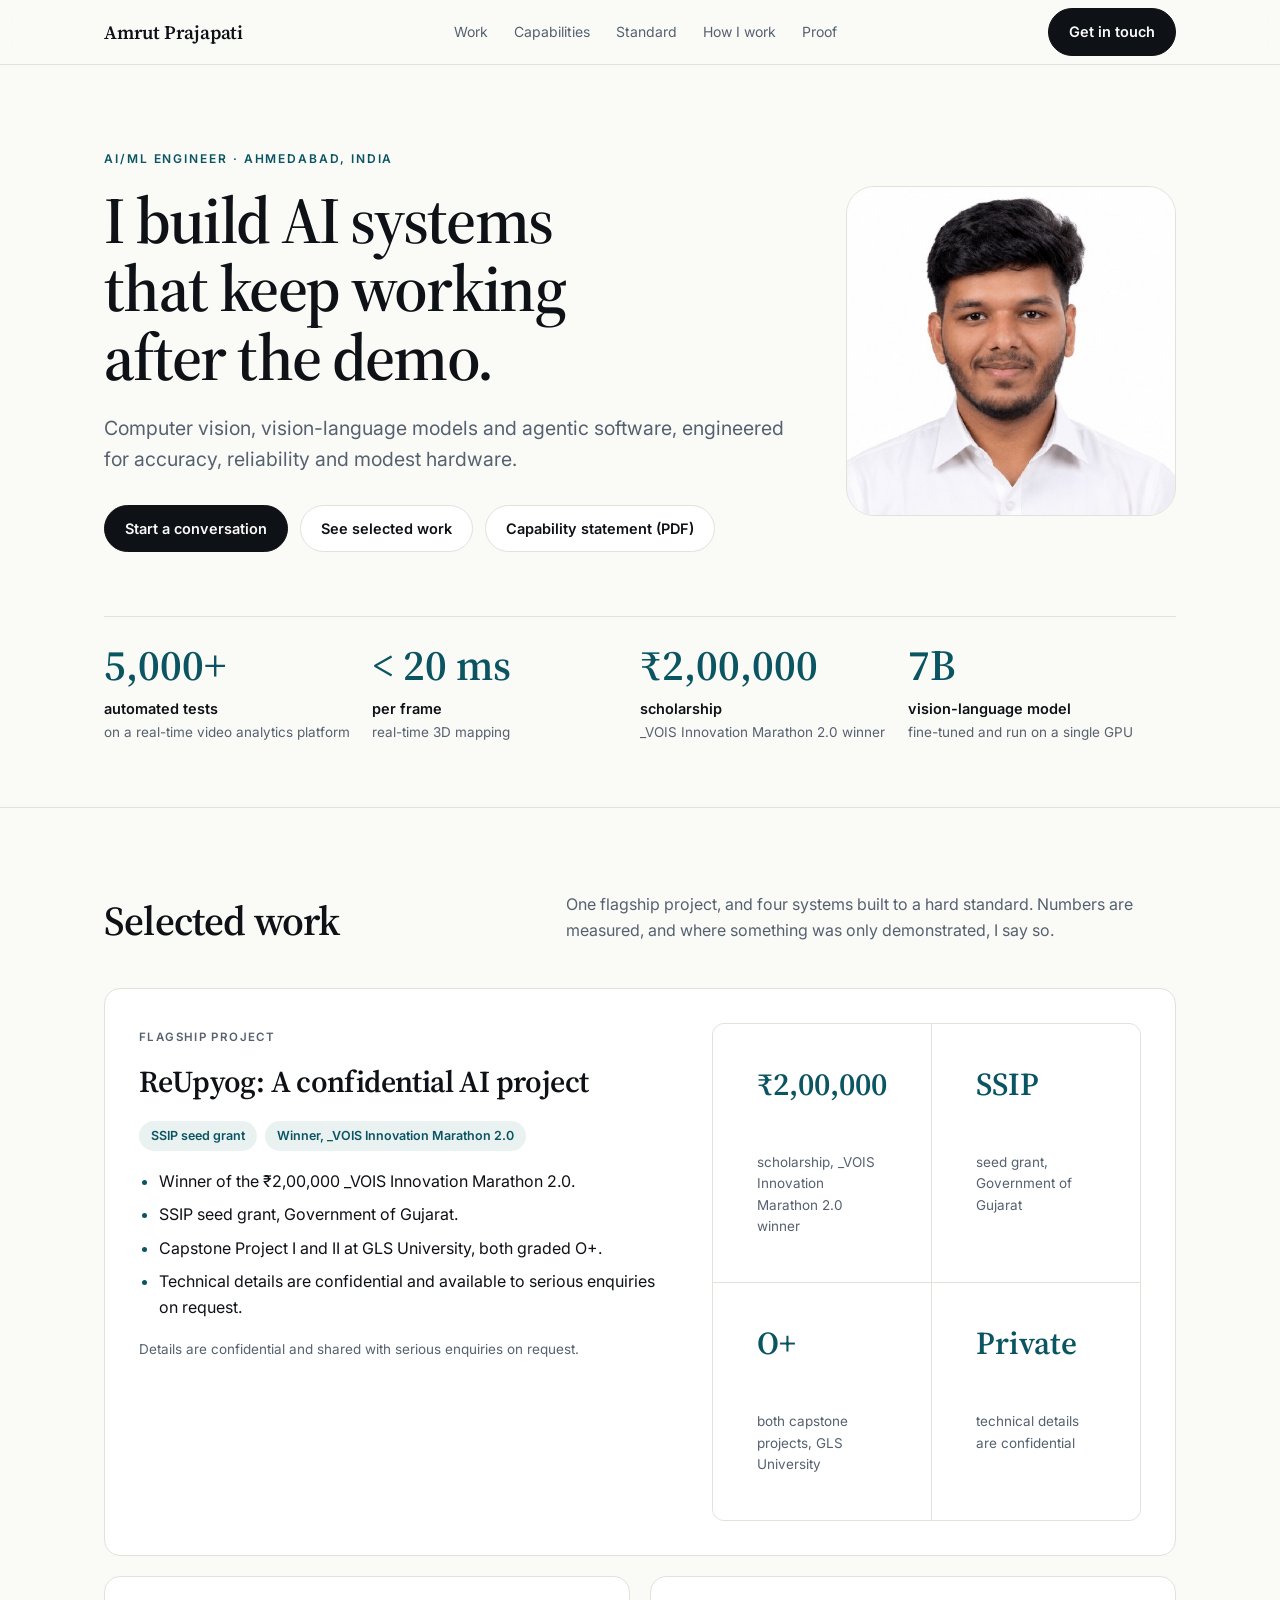
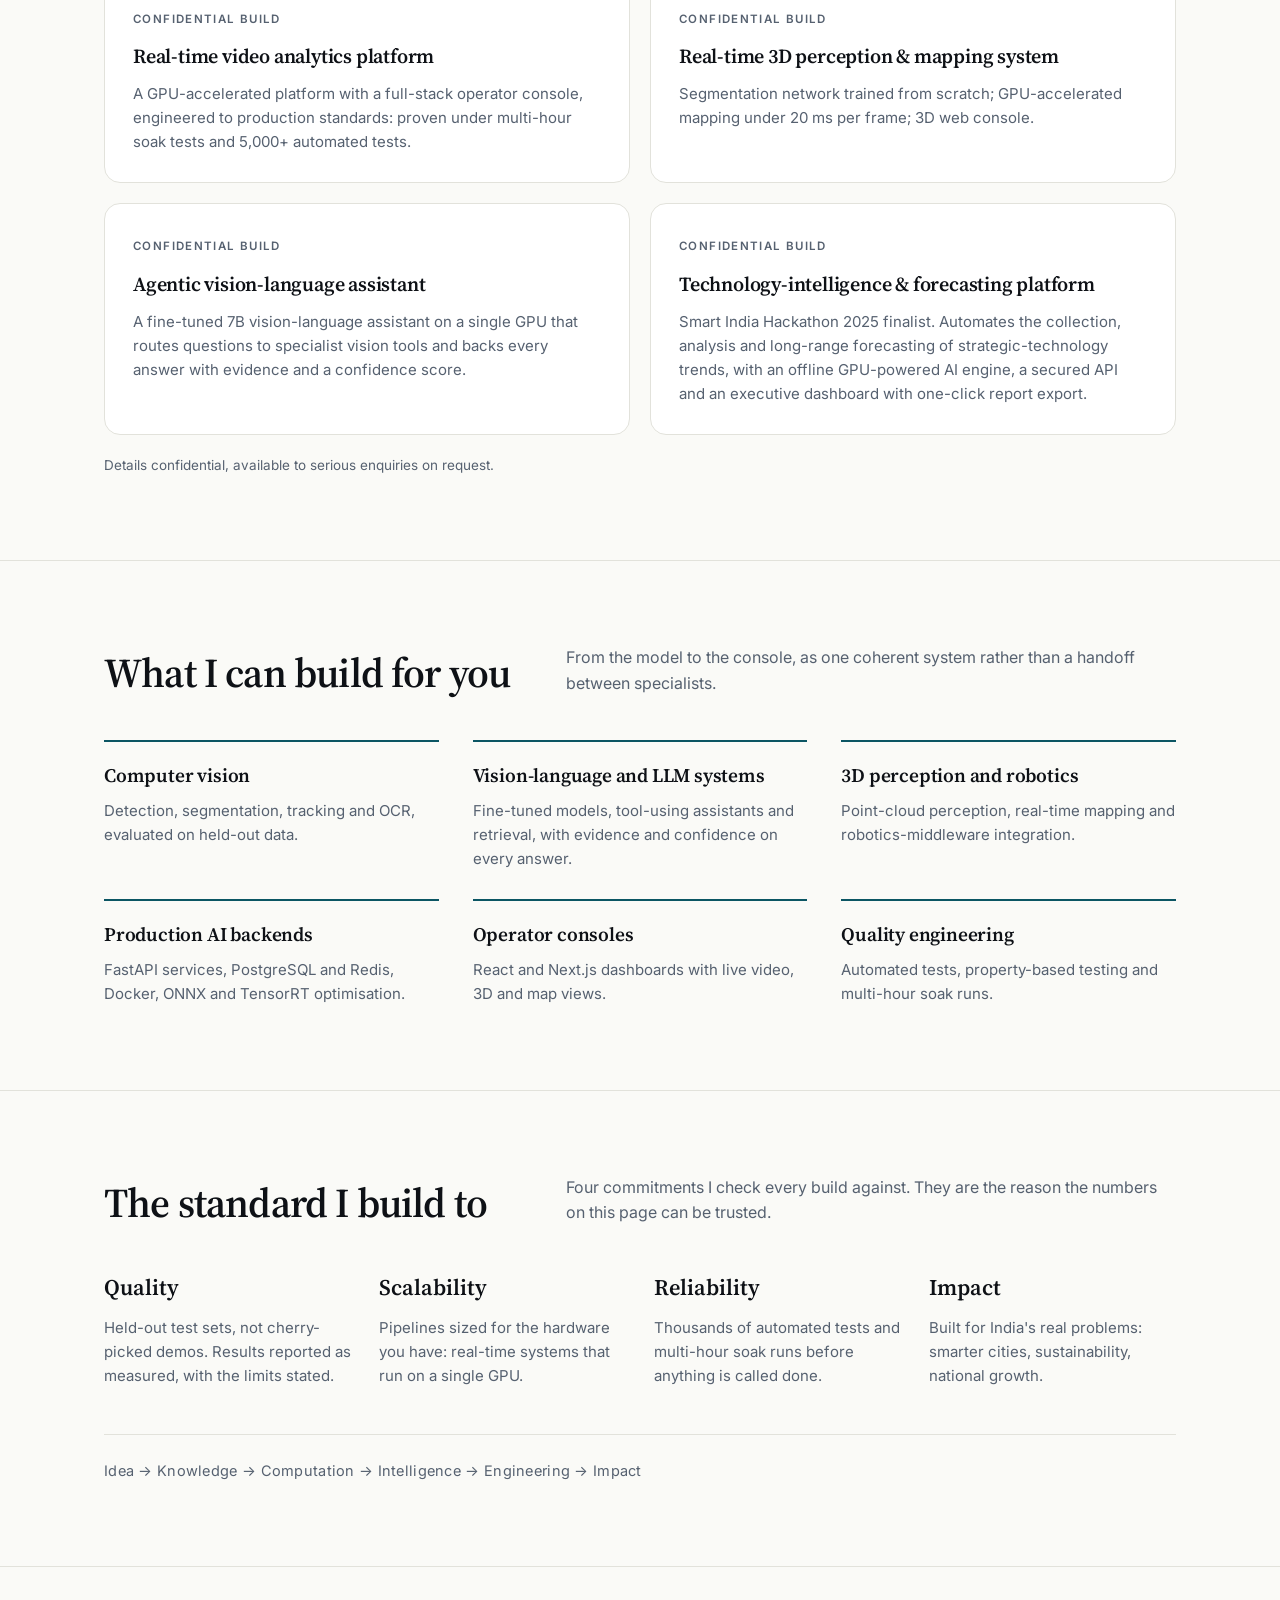
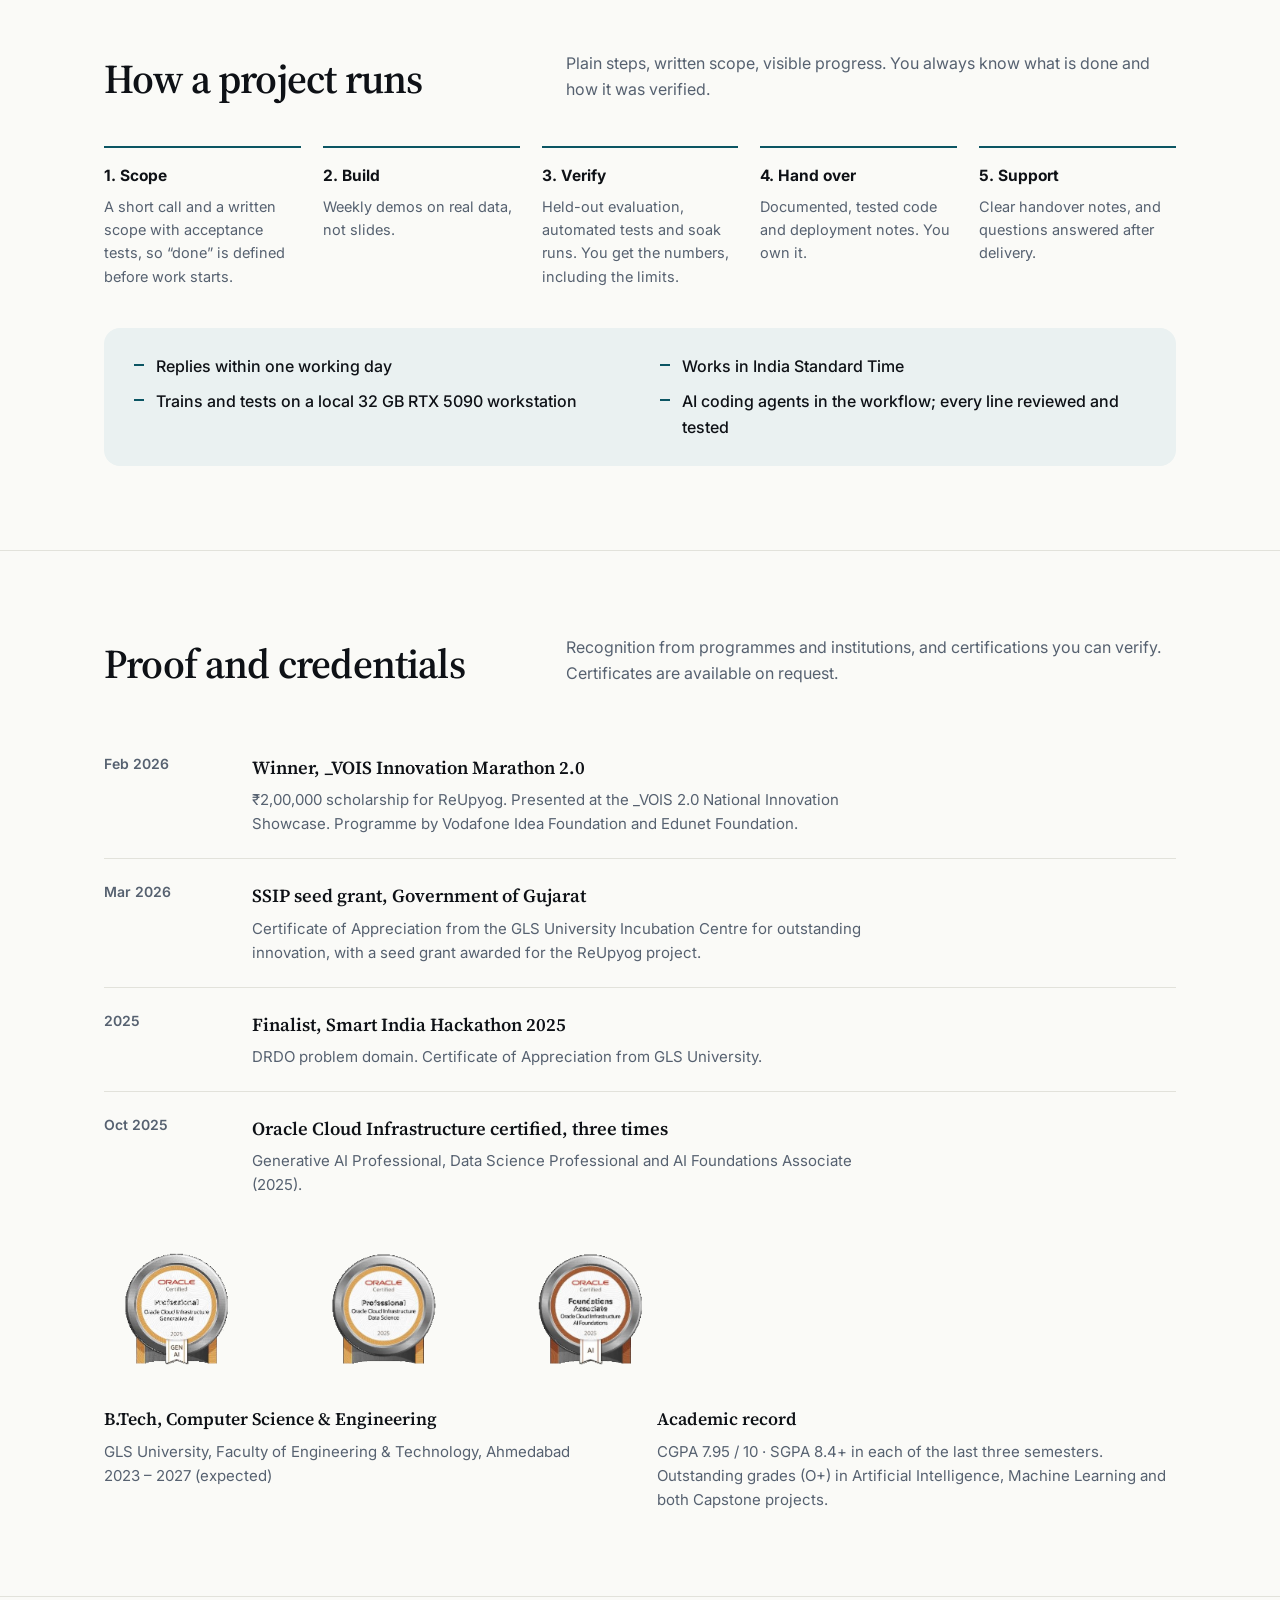
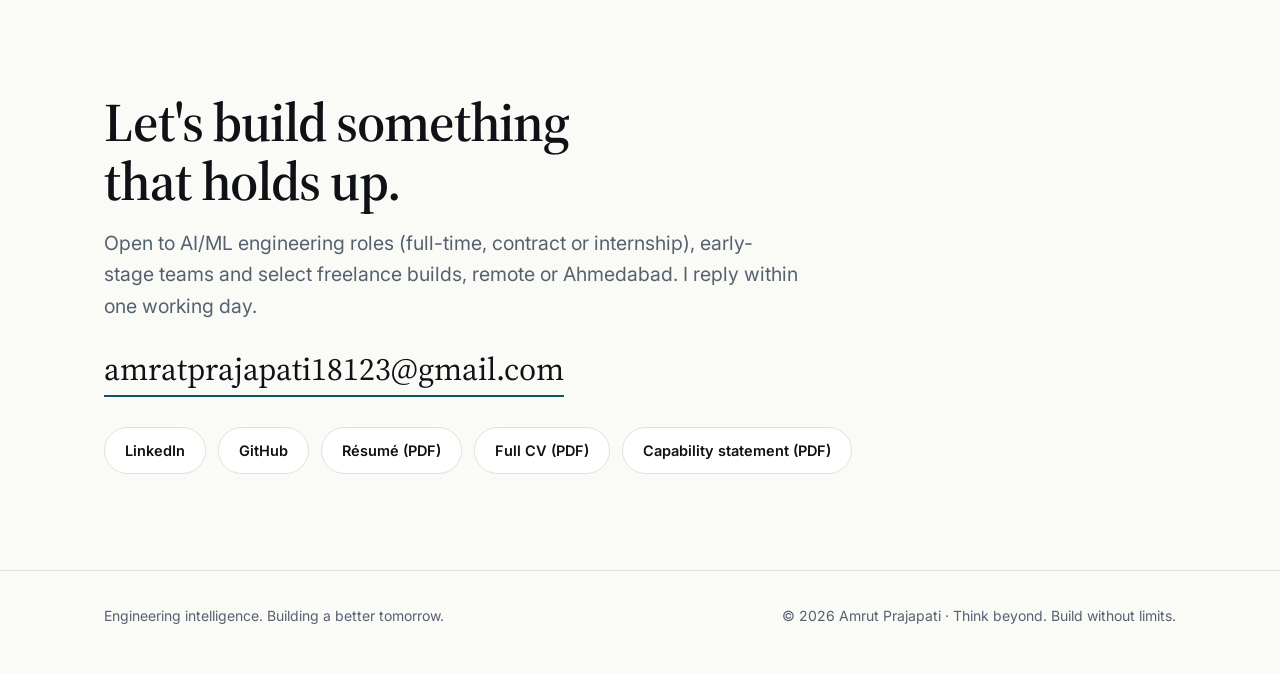
<file: index.html>
<!doctype html>
<html lang="en"><head>
<meta charset="utf-8"><meta name="viewport" content="width=device-width,initial-scale=1">
<title>Amrut Prajapati · AI/ML Engineer, Ahmedabad</title>
<meta name="description" content="Amrut Prajapati: AI/ML engineer in Ahmedabad, India. I build AI systems that keep working after the demo. Computer vision, vision-language and agentic AI, engineered for reliability.">
<meta name="author" content="Amrut Prajapati">
<link rel="canonical" href="https://amrut-prajapati.github.io/">
<meta property="og:type" content="website"><meta property="og:title" content="Amrut Prajapati · AI/ML Engineer">
<meta property="og:description" content="I build AI systems that keep working after the demo. Computer vision, vision-language and agentic AI, engineered for reliability.">
<meta property="og:url" content="https://amrut-prajapati.github.io/"><meta property="og:image" content="https://amrut-prajapati.github.io/assets/og-image.png">
<meta name="twitter:card" content="summary_large_image">
<link rel="icon" href="favicon.svg" type="image/svg+xml">
<link rel="preconnect" href="https://fonts.googleapis.com"><link rel="preconnect" href="https://fonts.gstatic.com" crossorigin>
<link href="https://fonts.googleapis.com/css2?family=Inter:wght@400;500;600&family=Source+Serif+4:opsz,wght@8..60,500;8..60,600&display=swap" rel="stylesheet">
<link rel="stylesheet" href="style.css">
<script type="application/ld+json">{"@context": "https://schema.org", "@type": "Person", "name": "Amrut Prajapati", "jobTitle": "AI/ML Engineer", "url": "https://amrut-prajapati.github.io", "sameAs": ["https://github.com/Amrut-Prajapati", "https://linkedin.com/in/amrut-prajapati"], "alumniOf": {"@type": "CollegeOrUniversity", "name": "GLS University"}, "address": {"@type": "PostalAddress", "addressLocality": "Ahmedabad", "addressCountry": "IN"}, "knowsAbout": ["Computer vision", "Machine learning", "Vision-language models", "LLM applications", "FastAPI", "PyTorch"]}</script>
</head><body>
<a class="skip" href="#main">Skip to content</a>
<nav class="top" aria-label="Primary"><div class="wrap"><a class="brand" href="#top">Amrut Prajapati</a>
<ul><li><a href="#work">Work</a></li><li><a href="#capabilities">Capabilities</a></li><li><a href="#standard">Standard</a></li><li><a href="#process">How I work</a></li><li><a href="#proof">Proof</a></li></ul>
<a class="btn p" href="#contact">Get in touch</a></div></nav>
<main id="main">
<header class="hero" id="top"><div class="wrap">
 <div class="grid"><div>
  <div class="eyebrow">AI/ML Engineer · Ahmedabad, India</div>
  <h1>I build AI systems that keep working after the demo.</h1>
  <p class="lead">Computer vision, vision-language models and agentic software, engineered for accuracy, reliability and modest hardware.</p>
  <div class="cta"><a class="btn p" href="mailto:amratprajapati18123@gmail.com?subject=Project%20enquiry">Start a conversation</a><a class="btn g" href="#work">See selected work</a><a class="btn g" href="capability-statement.pdf">Capability statement (PDF)</a></div>
 </div>
 <div class="portrait"><img src="assets/amrut.jpg" alt="Portrait of Amrut Prajapati" width="460" height="460"></div></div>
 <div class="stats" aria-label="Proof points"><div class="stat"><div class="n">5,000+</div><div class="l">automated tests</div><div class="s">on a real-time video analytics platform</div></div><div class="stat"><div class="n">&lt; 20 ms</div><div class="l">per frame</div><div class="s">real-time 3D mapping</div></div><div class="stat"><div class="n">₹2,00,000</div><div class="l">scholarship</div><div class="s">_VOIS Innovation Marathon 2.0 winner</div></div><div class="stat"><div class="n">7B</div><div class="l">vision-language model</div><div class="s">fine-tuned and run on a single GPU</div></div></div>
</div></header>

<section id="work"><div class="wrap">
 <div class="head"><h2>Selected work</h2><p>One flagship project, and four systems built to a hard standard. Numbers are measured, and where something was only demonstrated, I say so.</p></div>
 <article class="card feature">
  <div><span class="tag">Flagship project</span><h3>ReUpyog: A confidential AI project</h3>
   <div class="meta"><span class="chip">SSIP seed grant</span><span class="chip">Winner, _VOIS Innovation Marathon 2.0</span></div>
   <ul><li>Winner of the ₹2,00,000 _VOIS Innovation Marathon 2.0.</li><li>SSIP seed grant, Government of Gujarat.</li><li>Capstone Project I and II at GLS University, both graded O+.</li><li>Technical details are confidential and available to serious enquiries on request.</li></ul>
   <p class="note">Details are confidential and shared with serious enquiries on request.</p></div>
  <div class="res" aria-label="ReUpyog results"><div><div class="n">₹2,00,000</div><div class="l">scholarship, _VOIS Innovation Marathon 2.0 winner</div></div><div><div class="n">SSIP</div><div class="l">seed grant, Government of Gujarat</div></div><div><div class="n">O+</div><div class="l">both capstone projects, GLS University</div></div><div><div class="n">Private</div><div class="l">technical details are confidential</div></div></div>
 </article>
 <div class="builds"><article class="build"><span class="tag">Confidential build</span><h3>Real-time video analytics platform</h3><p>A GPU-accelerated platform with a full-stack operator console, engineered to production standards: proven under multi-hour soak tests and 5,000+ automated tests.</p></article><article class="build"><span class="tag">Confidential build</span><h3>Real-time 3D perception &amp; mapping system</h3><p>Segmentation network trained from scratch; GPU-accelerated mapping under 20 ms per frame; 3D web console.</p></article><article class="build"><span class="tag">Confidential build</span><h3>Agentic vision-language assistant</h3><p>A fine-tuned 7B vision-language assistant on a single GPU that routes questions to specialist vision tools and backs every answer with evidence and a confidence score.</p></article><article class="build"><span class="tag">Confidential build</span><h3>Technology-intelligence &amp; forecasting platform</h3><p>Smart India Hackathon 2025 finalist. Automates the collection, analysis and long-range forecasting of strategic-technology trends, with an offline GPU-powered AI engine, a secured API and an executive dashboard with one-click report export.</p></article></div>
 <p class="note" style="margin-top:20px">Details confidential, available to serious enquiries on request.</p>
</div></section>

<section id="capabilities"><div class="wrap">
 <div class="head"><h2>What I can build for you</h2><p>From the model to the console, as one coherent system rather than a handoff between specialists.</p></div>
 <div class="caps"><div class="cap"><h3>Computer vision</h3><p>Detection, segmentation, tracking and OCR, evaluated on held-out data.</p></div><div class="cap"><h3>Vision-language and LLM systems</h3><p>Fine-tuned models, tool-using assistants and retrieval, with evidence and confidence on every answer.</p></div><div class="cap"><h3>3D perception and robotics</h3><p>Point-cloud perception, real-time mapping and robotics-middleware integration.</p></div><div class="cap"><h3>Production AI backends</h3><p>FastAPI services, PostgreSQL and Redis, Docker, ONNX and TensorRT optimisation.</p></div><div class="cap"><h3>Operator consoles</h3><p>React and Next.js dashboards with live video, 3D and map views.</p></div><div class="cap"><h3>Quality engineering</h3><p>Automated tests, property-based testing and multi-hour soak runs.</p></div></div>
</div></section>

<section id="standard"><div class="wrap">
 <div class="head"><h2>The standard I build to</h2><p>Four commitments I check every build against. They are the reason the numbers on this page can be trusted.</p></div>
 <div class="pillars"><div class="pillar"><h3>Quality</h3><p>Held-out test sets, not cherry-picked demos. Results reported as measured, with the limits stated.</p></div><div class="pillar"><h3>Scalability</h3><p>Pipelines sized for the hardware you have: real-time systems that run on a single GPU.</p></div><div class="pillar"><h3>Reliability</h3><p>Thousands of automated tests and multi-hour soak runs before anything is called done.</p></div><div class="pillar"><h3>Impact</h3><p>Built for India&#x27;s real problems: smarter cities, sustainability, national growth.</p></div></div>
 <p class="journey">Idea → Knowledge → Computation → Intelligence → Engineering → Impact</p>
</div></section>

<section id="process"><div class="wrap">
 <div class="head"><h2>How a project runs</h2><p>Plain steps, written scope, visible progress. You always know what is done and how it was verified.</p></div>
 <div class="steps"><div class="step"><b>1. Scope</b><span>A short call and a written scope with acceptance tests, so “done” is defined before work starts.</span></div><div class="step"><b>2. Build</b><span>Weekly demos on real data, not slides.</span></div><div class="step"><b>3. Verify</b><span>Held-out evaluation, automated tests and soak runs. You get the numbers, including the limits.</span></div><div class="step"><b>4. Hand over</b><span>Documented, tested code and deployment notes. You own it.</span></div><div class="step"><b>5. Support</b><span>Clear handover notes, and questions answered after delivery.</span></div></div>
 <div class="commit"><div>Replies within one working day</div><div>Works in India Standard Time</div><div>Trains and tests on a local 32 GB RTX 5090 workstation</div><div>AI coding agents in the workflow; every line reviewed and tested</div></div>
</div></section>

<section id="proof"><div class="wrap">
 <div class="head"><h2>Proof and credentials</h2><p>Recognition from programmes and institutions, and certifications you can verify. Certificates are available on request.</p></div>
 <div class="tl"><div class="ev"><div class="d">Feb 2026</div><div><h3>Winner, _VOIS Innovation Marathon 2.0</h3><p>₹2,00,000 scholarship for ReUpyog. Presented at the _VOIS 2.0 National Innovation Showcase. Programme by Vodafone Idea Foundation and Edunet Foundation.</p></div></div><div class="ev"><div class="d">Mar 2026</div><div><h3>SSIP seed grant, Government of Gujarat</h3><p>Certificate of Appreciation from the GLS University Incubation Centre for outstanding innovation, with a seed grant awarded for the ReUpyog project.</p></div></div><div class="ev"><div class="d">2025</div><div><h3>Finalist, Smart India Hackathon 2025</h3><p>DRDO problem domain. Certificate of Appreciation from GLS University.</p></div></div><div class="ev"><div class="d">Oct 2025</div><div><h3>Oracle Cloud Infrastructure certified, three times</h3><p>Generative AI Professional, Data Science Professional and AI Foundations Associate (2025).</p></div></div></div>
 <div class="badges"><img src="assets/oci-genai.png" alt="Oracle Certified Professional, OCI Generative AI 2025" loading="lazy"><img src="assets/oci-datascience.png" alt="Oracle Certified Professional, OCI Data Science 2025" loading="lazy"><img src="assets/oci-aifoundations.png" alt="Oracle Certified Associate, OCI AI Foundations 2025" loading="lazy"></div>
 <div class="edu"><div><h3>B.Tech, Computer Science &amp; Engineering</h3><p>GLS University, Faculty of Engineering &amp; Technology, Ahmedabad<br>2023 – 2027 (expected)</p></div><div><h3>Academic record</h3><p>CGPA 7.95 / 10 · SGPA 8.4+ in each of the last three semesters. Outstanding grades (O+) in Artificial Intelligence, Machine Learning and both Capstone projects.</p></div></div>
</div></section>

<section class="contact" id="contact"><div class="wrap">
 <h2>Let's build something that holds up.</h2>
 <p class="lead" style="margin-top:16px">Open to AI/ML engineering roles (full-time, contract or internship), early-stage teams and select freelance builds, remote or Ahmedabad. I reply within one working day.</p>
 <a class="mail" href="mailto:amratprajapati18123@gmail.com?subject=Project%20enquiry">amratprajapati18123@gmail.com</a>
 <div class="links"><a class="btn g" href="https://linkedin.com/in/amrut-prajapati">LinkedIn</a><a class="btn g" href="https://github.com/Amrut-Prajapati">GitHub</a><a class="btn g" href="resume.pdf">Résumé (PDF)</a><a class="btn g" href="cv.pdf">Full CV (PDF)</a><a class="btn g" href="capability-statement.pdf">Capability statement (PDF)</a></div>
</div></section>
</main>
<footer><div class="wrap"><span>Engineering intelligence. Building a better tomorrow.</span><span>© 2026 Amrut Prajapati · Think beyond. Build without limits.</span></div></footer>
</body></html>
</file>
<file: style.css>
:root{--bg:#fafaf7;--surface:#ffffff;--ink:#0e1116;--mut:#566170;--line:#e2e2db;--acc:#0b5563;--soft:#eaf1f1;--r:16px;--max:1120px}
@media (prefers-color-scheme:dark){:root{--bg:#0b0e12;--surface:#11151b;--ink:#eef1f4;--mut:#9ca7b4;--line:#222a33;--acc:#62cbd2;--soft:#0f2428}}
*{box-sizing:border-box;margin:0;padding:0}
html{scroll-behavior:smooth;-webkit-text-size-adjust:100%}
body{background:var(--bg);color:var(--ink);font:400 16px/1.6 'Inter',system-ui,'Segoe UI',Roboto,Arial,sans-serif;-webkit-font-smoothing:antialiased}
a{color:inherit}
img{max-width:100%;display:block}
.serif,h1,h2,h3{font-family:'Source Serif 4',Georgia,'Times New Roman',serif}
.wrap{max-width:var(--max);margin:0 auto;padding:0 24px}
.skip{position:absolute;left:-999px;top:8px;background:var(--ink);color:var(--bg);padding:8px 14px;border-radius:8px;z-index:50}
.skip:focus{left:12px}
a:focus-visible,button:focus-visible{outline:2px solid var(--acc);outline-offset:3px;border-radius:6px}
/* nav */
nav.top{position:sticky;top:0;z-index:20;background:color-mix(in srgb,var(--bg) 86%,transparent);backdrop-filter:saturate(1.4) blur(12px);border-bottom:1px solid var(--line)}
nav .wrap{display:flex;align-items:center;justify-content:space-between;height:64px}
.brand{font-family:'Source Serif 4',Georgia,serif;font-weight:600;font-size:19px;text-decoration:none;letter-spacing:-.2px}
nav ul{display:flex;gap:26px;list-style:none;font-size:14px}
nav ul a{text-decoration:none;color:var(--mut)}nav ul a:hover{color:var(--ink)}
.btn{display:inline-flex;align-items:center;gap:8px;padding:11px 20px;border-radius:999px;font-weight:600;font-size:14.5px;text-decoration:none;border:1.5px solid var(--ink);transition:transform .15s,background .15s}
.btn.p{background:var(--ink);color:var(--bg)}.btn.p:hover{transform:translateY(-1px)}
.btn.g{border-color:var(--line);color:var(--ink);background:var(--surface)}.btn.g:hover{border-color:var(--ink)}
/* hero */
.hero{padding:84px 0 56px}
.hero .grid{display:grid;grid-template-columns:1.35fr .65fr;gap:56px;align-items:center}
.eyebrow{font-size:12px;font-weight:600;letter-spacing:.16em;text-transform:uppercase;color:var(--acc)}
h1{font-size:clamp(2.35rem,5.2vw,4.1rem);line-height:1.04;letter-spacing:-.025em;font-weight:600;margin:18px 0 22px;max-width:15ch}
.lead{font-size:clamp(1.05rem,1.6vw,1.22rem);color:var(--mut);max-width:58ch}
.cta{display:flex;flex-wrap:wrap;gap:12px;margin-top:30px}
.portrait{justify-self:end;width:min(100%,330px);aspect-ratio:1;border-radius:28px;overflow:hidden;border:1px solid var(--line);background:var(--soft)}
.portrait img{width:100%;height:100%;object-fit:cover}
.stats{display:grid;grid-template-columns:repeat(4,1fr);gap:0;margin-top:64px;border-top:1px solid var(--line)}
.stat{padding:26px 22px 8px 0}
.stat .n{font-family:'Source Serif 4',Georgia,serif;font-size:clamp(1.9rem,3.4vw,2.7rem);font-weight:600;color:var(--acc);line-height:1}
.stat .l{font-weight:600;margin-top:10px;font-size:14.5px}.stat .s{color:var(--mut);font-size:13.5px;margin-top:2px}
/* sections */
section{padding:84px 0;border-top:1px solid var(--line)}
section .head{display:grid;grid-template-columns:.8fr 1.2fr;gap:56px;margin-bottom:44px;align-items:end}
h2{font-size:clamp(1.8rem,3.2vw,2.6rem);line-height:1.1;letter-spacing:-.02em;font-weight:600}
.head p{color:var(--mut);max-width:60ch}
.card{background:var(--surface);border:1px solid var(--line);border-radius:var(--r);padding:34px}
.feature{display:grid;grid-template-columns:1.1fr .9fr;gap:48px}
.feature h3{font-size:1.9rem;letter-spacing:-.02em;font-weight:600}
.meta{display:flex;flex-wrap:wrap;gap:8px;margin:14px 0 18px}
.chip{font-size:12.5px;font-weight:600;padding:5px 12px;border-radius:999px;background:var(--soft);color:var(--acc)}
.feature ul{margin-top:14px;padding-left:20px}.feature li{margin:8px 0;color:var(--ink)}.feature li::marker{color:var(--acc)}
.res{display:grid;grid-template-columns:1fr 1fr;gap:1px;background:var(--line);border:1px solid var(--line);border-radius:12px;overflow:hidden;align-self:start}
.res div{background:var(--surface);padding:22px}
.res .n{font-family:'Source Serif 4',Georgia,serif;font-size:2rem;font-weight:600;color:var(--acc);line-height:1}.res .l{font-size:13.5px;color:var(--mut);margin-top:8px}
.note{font-size:13.5px;color:var(--mut);margin-top:18px}
.builds{display:grid;grid-template-columns:1fr 1fr;gap:20px;margin-top:20px}
.build{background:var(--surface);border:1px solid var(--line);border-radius:var(--r);padding:28px}
.build h3{font-size:1.25rem;letter-spacing:-.01em;font-weight:600}.build p{color:var(--mut);margin-top:10px;font-size:15px}
.tag{display:inline-block;font-size:11.5px;letter-spacing:.12em;text-transform:uppercase;font-weight:600;color:var(--mut);margin-bottom:12px}
.caps{display:grid;grid-template-columns:repeat(3,1fr);gap:28px 34px}
.cap{border-top:2px solid var(--acc);padding-top:18px}.cap h3{font-size:1.2rem;font-weight:600;letter-spacing:-.01em}.cap p{color:var(--mut);margin-top:8px;font-size:15px}
.pillars{display:grid;grid-template-columns:repeat(4,1fr);gap:28px}
.pillar h3{font-size:1.4rem;font-weight:600}.pillar p{color:var(--mut);margin-top:10px;font-size:15px}
.journey{margin-top:46px;padding-top:24px;border-top:1px solid var(--line);color:var(--mut);font-size:14.5px;letter-spacing:.02em}
.steps{display:grid;grid-template-columns:repeat(5,1fr);gap:22px}
.step{border-top:2px solid var(--acc);padding-top:16px}.step b{display:block;font-size:15.5px}.step span{display:block;color:var(--mut);font-size:14.5px;margin-top:6px}
.commit{display:grid;grid-template-columns:1fr 1fr;gap:10px 40px;margin-top:40px;padding:26px 30px;border-radius:var(--r);background:var(--soft)}
.commit div{padding-left:22px;position:relative;font-weight:500}.commit div::before{content:'';position:absolute;left:0;top:.62em;width:10px;height:2px;background:var(--acc)}
.tl{display:grid;gap:0}
.ev{display:grid;grid-template-columns:120px 1fr;gap:28px;padding:22px 0;border-top:1px solid var(--line)}
.ev:first-child{border-top:0}.ev .d{color:var(--mut);font-size:14px;font-weight:600}.ev h3{font-size:1.15rem;font-weight:600}.ev p{color:var(--mut);margin-top:6px;font-size:15px;max-width:68ch}
.badges{display:flex;flex-wrap:wrap;gap:22px;margin-top:34px;align-items:center}
.badges img{height:112px;width:auto}
.edu{display:grid;grid-template-columns:1fr 1fr;gap:34px;margin-top:40px}
.edu h3{font-size:1.1rem;font-weight:600}.edu p{color:var(--mut);margin-top:6px;font-size:15px}
.contact{padding:96px 0}
.contact h2{font-size:clamp(2rem,4.4vw,3.4rem);max-width:18ch}
.mail{font-family:'Source Serif 4',Georgia,serif;font-size:clamp(1.3rem,2.8vw,2rem);margin-top:22px;display:inline-block;border-bottom:2px solid var(--acc);text-decoration:none;word-break:break-all}
.links{display:flex;flex-wrap:wrap;gap:12px;margin-top:30px}
footer{border-top:1px solid var(--line);padding:34px 0 46px;color:var(--mut);font-size:14px}
footer .wrap{display:flex;flex-wrap:wrap;gap:12px 40px;justify-content:space-between}
@media (max-width:900px){
 nav ul{display:none}
 .hero{padding:48px 0 40px}.hero .grid{grid-template-columns:1fr;gap:34px}.portrait{justify-self:start;width:200px}
 .stats{grid-template-columns:1fr 1fr;margin-top:44px}
 section{padding:60px 0}section .head{grid-template-columns:1fr;gap:14px;margin-bottom:30px}
 .feature{grid-template-columns:1fr;gap:28px}.card{padding:24px}
 .builds,.caps,.pillars,.steps,.edu,.commit{grid-template-columns:1fr}
 .ev{grid-template-columns:1fr;gap:6px}
}
@media (prefers-reduced-motion:reduce){html{scroll-behavior:auto}.btn{transition:none}}
@media print{nav.top,.cta,.links{display:none}body{background:#fff}section{padding:28px 0}}
</file>
